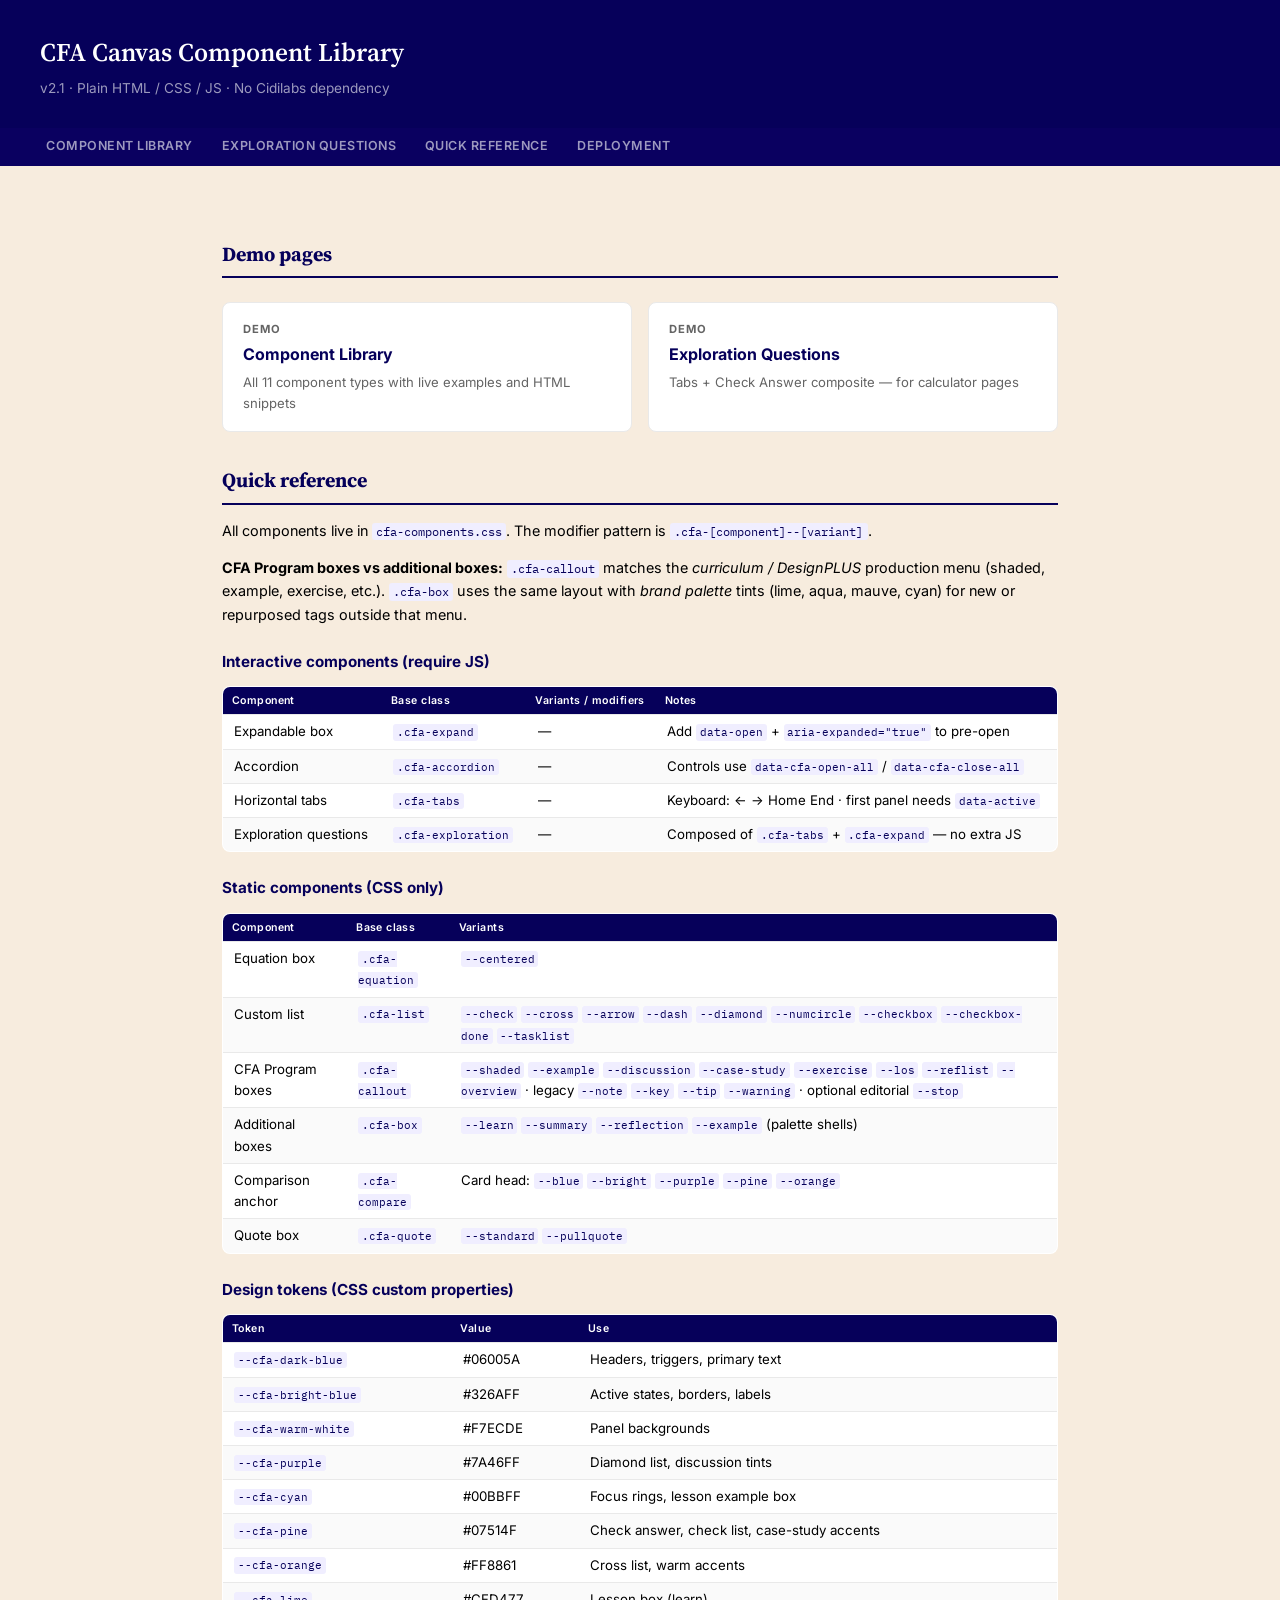
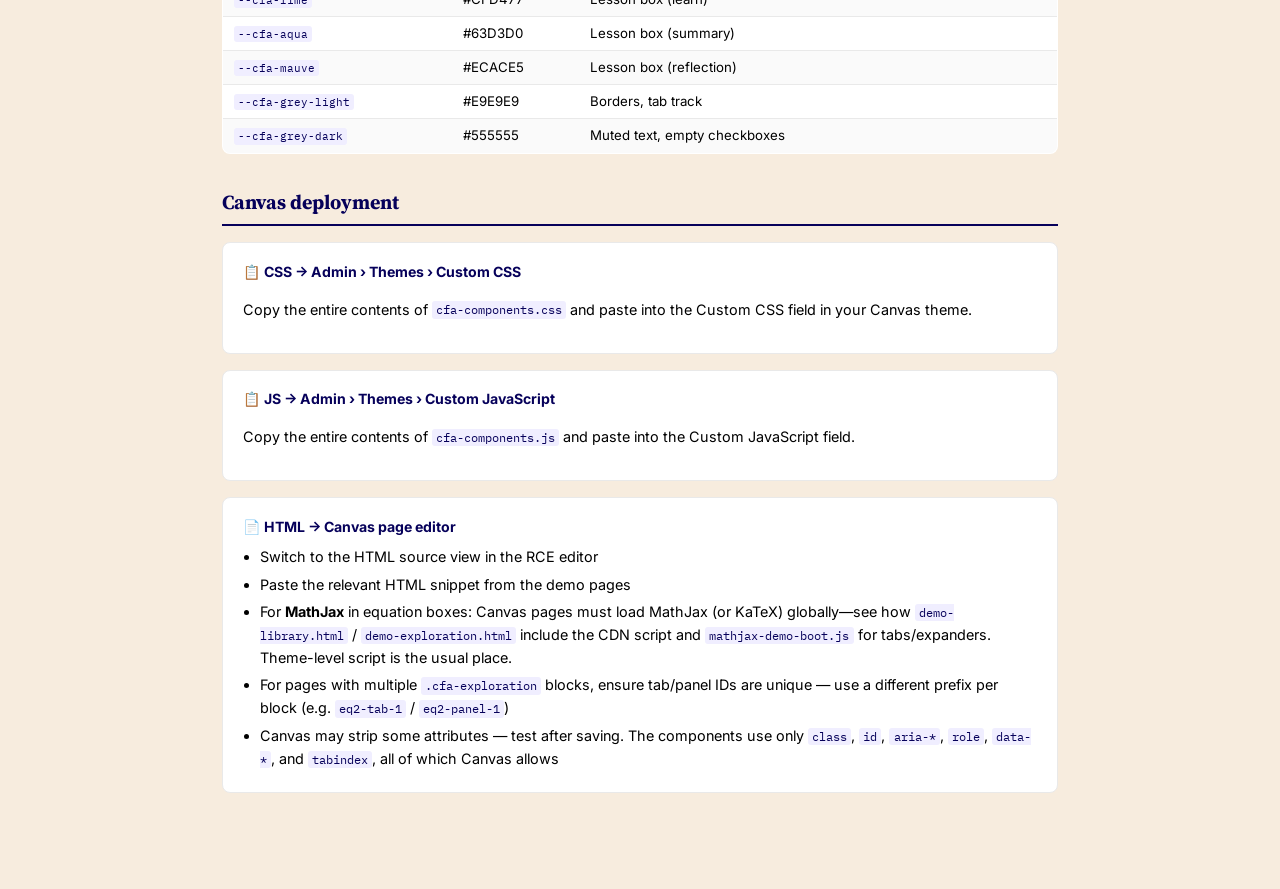
<file: index.html>
<!DOCTYPE html>
<html lang="en">
<head>
<meta charset="UTF-8">
<meta name="viewport" content="width=device-width, initial-scale=1.0">
<title>CFA Component Library</title>
<link rel="stylesheet" href="cfa-components.css">
<style>
  /* ── Demo chrome only — not shipped to Canvas ─────────────── */
  @import url('https://fonts.googleapis.com/css2?family=Source+Serif+4:wght@400;600&family=IBM+Plex+Mono:wght@500&family=Inter:wght@400;500;600;700&display=swap');

  *, *::before, *::after { box-sizing: border-box; }
  html { scroll-behavior: smooth; }

  body {
    margin: 0;
    font-family: 'Inter', sans-serif;
    font-size: 15px;
    background: #F7ECDE;
    color: #000;
    line-height: 1.6;
  }

  /* ── Header ──────────────────────────────────────────────── */
  .site-header {
    background: #06005A;
    color: #fff;
    padding: 2rem 2.5rem 1.75rem;
  }
  .site-header h1 {
    margin: 0 0 0.2em;
    font-family: 'Source Serif 4', serif;
    font-size: 1.6rem;
    font-weight: 600;
  }
  .site-header p { margin: 0; opacity: .6; font-size: 0.85rem; }

  /* ── Nav ─────────────────────────────────────────────────── */
  .site-nav {
    background: #0a0060;
    padding: 0 2rem;
    display: flex;
    gap: 0;
    flex-wrap: wrap;
  }
  .site-nav a {
    color: rgba(255,255,255,.6);
    text-decoration: none;
    font-size: 0.78rem;
    font-weight: 600;
    letter-spacing: .04em;
    text-transform: uppercase;
    padding: 0.5rem 0.9rem;
    border-bottom: 2px solid transparent;
    transition: color .15s, border-color .15s;
    display: block;
  }
  .site-nav a:hover { color: #fff; border-bottom-color: #326AFF; }

  /* ── Body ────────────────────────────────────────────────── */
  .page { max-width: 900px; margin: 0 auto; padding: 2.5rem 2rem 5rem; }

  h2 {
    font-family: 'Source Serif 4', serif;
    font-size: 1.25rem;
    color: #06005A;
    margin: 2rem 0 0.75rem;
    padding-bottom: 0.4rem;
    border-bottom: 2px solid #06005A;
  }
  h3 { font-size: 0.95rem; margin: 1.5rem 0 0.4rem; color: #06005A; }

  p, li { font-size: 0.9rem; }

  /* ── Demo links ──────────────────────────────────────────── */
  .demo-links {
    display: flex;
    gap: 1rem;
    flex-wrap: wrap;
    margin: 1.5rem 0;
  }
  .demo-link {
    display: flex;
    flex-direction: column;
    background: #fff;
    border: 1.5px solid #E9E9E9;
    border-radius: 8px;
    padding: 1.1rem 1.25rem;
    text-decoration: none;
    color: inherit;
    flex: 1;
    min-width: 200px;
    transition: border-color .15s, box-shadow .15s;
  }
  .demo-link:hover {
    border-color: #326AFF;
    box-shadow: 0 3px 12px rgba(50,106,255,.15);
  }
  .demo-link__label {
    font-size: 0.7rem;
    font-weight: 700;
    text-transform: uppercase;
    letter-spacing: .1em;
    color: #646464;
    margin-bottom: 0.3em;
  }
  .demo-link__title {
    font-size: 1rem;
    font-weight: 700;
    color: #06005A;
    margin-bottom: 0.25em;
  }
  .demo-link__desc { font-size: 0.82rem; color: #646464; }

  /* ── Reference table ─────────────────────────────────────── */
  .ref-table {
    width: 100%;
    border-collapse: collapse;
    font-size: 0.83rem;
    margin: 0.75rem 0 1.5rem;
    background: #fff;
    border-radius: 8px;
    overflow: hidden;
    border: 1px solid #E9E9E9;
  }
  .ref-table thead { background: #06005A; color: #fff; }
  .ref-table th    { padding: 0.5em 0.85em; text-align: left; font-weight: 600; font-size: 0.8em; letter-spacing: .04em; }
  .ref-table td    { padding: 0.45em 0.85em; border-top: 1px solid #E9E9E9; vertical-align: top; }
  .ref-table tr:nth-child(even) td { background: #fafafa; }

  code {
    font-family: 'IBM Plex Mono', monospace;
    font-size: 0.82em;
    background: #f0eeff;
    color: #06005A;
    padding: 0.1em 0.35em;
    border-radius: 3px;
  }

  /* ── Deployment box ──────────────────────────────────────── */
  .deploy-box {
    background: #fff;
    border: 1.5px solid #E9E9E9;
    border-radius: 8px;
    padding: 1.1rem 1.25rem;
    margin: 1rem 0;
    font-size: 0.88rem;
  }
  .deploy-box h3 { margin: 0 0 0.5em; font-size: 0.88rem; }
  .deploy-box ul { margin: 0.4em 0 0; padding-left: 1.2em; }
  .deploy-box li { margin-bottom: 0.3em; }
  .tag { color: #07514F; font-weight: 600; }
</style>
</head>
<body>

<header class="site-header">
  <h1>CFA Canvas Component Library</h1>
  <p>v2.1 · Plain HTML / CSS / JS · No Cidilabs dependency</p>
</header>

<nav class="site-nav">
  <a href="demo-library.html">Component Library</a>
  <a href="demo-exploration.html">Exploration Questions</a>
  <a href="#reference">Quick Reference</a>
  <a href="#deploy">Deployment</a>
</nav>

<main class="page">

  <h2>Demo pages</h2>
  <div class="demo-links">
    <a class="demo-link" href="demo-library.html">
      <span class="demo-link__label">Demo</span>
      <span class="demo-link__title">Component Library</span>
      <span class="demo-link__desc">All 11 component types with live examples and HTML snippets</span>
    </a>
    <a class="demo-link" href="demo-exploration.html">
      <span class="demo-link__label">Demo</span>
      <span class="demo-link__title">Exploration Questions</span>
      <span class="demo-link__desc">Tabs + Check Answer composite — for calculator pages</span>
    </a>
  </div>


  <h2 id="reference">Quick reference</h2>
  <p>All components live in <code>cfa-components.css</code>. The modifier pattern is <code>.cfa-[component]--[variant]</code>.</p>
  <p><strong>CFA Program boxes vs additional boxes:</strong> <code>.cfa-callout</code> matches the <em>curriculum / DesignPLUS</em> production menu (shaded, example, exercise, etc.). <code>.cfa-box</code> uses the same layout with <em>brand palette</em> tints (lime, aqua, mauve, cyan) for new or repurposed tags outside that menu.</p>

  <h3>Interactive components (require JS)</h3>
  <table class="ref-table">
    <thead>
      <tr><th>Component</th><th>Base class</th><th>Variants / modifiers</th><th>Notes</th></tr>
    </thead>
    <tbody>
      <tr>
        <td>Expandable box</td>
        <td><code>.cfa-expand</code></td>
        <td>—</td>
        <td>Add <code>data-open</code> + <code>aria-expanded="true"</code> to pre-open</td>
      </tr>
      <tr>
        <td>Accordion</td>
        <td><code>.cfa-accordion</code></td>
        <td>—</td>
        <td>Controls use <code>data-cfa-open-all</code> / <code>data-cfa-close-all</code></td>
      </tr>
      <tr>
        <td>Horizontal tabs</td>
        <td><code>.cfa-tabs</code></td>
        <td>—</td>
        <td>Keyboard: ← → Home End · first panel needs <code>data-active</code></td>
      </tr>
      <tr>
        <td>Exploration questions</td>
        <td><code>.cfa-exploration</code></td>
        <td>—</td>
        <td>Composed of <code>.cfa-tabs</code> + <code>.cfa-expand</code> — no extra JS</td>
      </tr>
    </tbody>
  </table>

  <h3>Static components (CSS only)</h3>
  <table class="ref-table">
    <thead>
      <tr><th>Component</th><th>Base class</th><th>Variants</th></tr>
    </thead>
    <tbody>
      <tr>
        <td>Equation box</td>
        <td><code>.cfa-equation</code></td>
        <td><code>--centered</code></td>
      </tr>
      <tr>
        <td>Custom list</td>
        <td><code>.cfa-list</code></td>
        <td><code>--check</code> <code>--cross</code> <code>--arrow</code> <code>--dash</code> <code>--diamond</code> <code>--numcircle</code> <code>--checkbox</code> <code>--checkbox-done</code> <code>--tasklist</code></td>
      </tr>
      <tr>
        <td>CFA Program boxes</td>
        <td><code>.cfa-callout</code></td>
        <td><code>--shaded</code> <code>--example</code> <code>--discussion</code> <code>--case-study</code> <code>--exercise</code> <code>--los</code> <code>--reflist</code> <code>--overview</code> · legacy <code>--note</code> <code>--key</code> <code>--tip</code> <code>--warning</code> · optional editorial <code>--stop</code></td>
      </tr>
      <tr>
        <td>Additional boxes</td>
        <td><code>.cfa-box</code></td>
        <td><code>--learn</code> <code>--summary</code> <code>--reflection</code> <code>--example</code> (palette shells)</td>
      </tr>
      <tr>
        <td>Comparison anchor</td>
        <td><code>.cfa-compare</code></td>
        <td>Card head: <code>--blue</code> <code>--bright</code> <code>--purple</code> <code>--pine</code> <code>--orange</code></td>
      </tr>
      <tr>
        <td>Quote box</td>
        <td><code>.cfa-quote</code></td>
        <td><code>--standard</code> <code>--pullquote</code></td>
      </tr>
    </tbody>
  </table>

  <h3>Design tokens (CSS custom properties)</h3>
  <table class="ref-table">
    <thead>
      <tr><th>Token</th><th>Value</th><th>Use</th></tr>
    </thead>
    <tbody>
      <tr><td><code>--cfa-dark-blue</code></td>   <td>#06005A</td><td>Headers, triggers, primary text</td></tr>
      <tr><td><code>--cfa-bright-blue</code></td>  <td>#326AFF</td><td>Active states, borders, labels</td></tr>
      <tr><td><code>--cfa-warm-white</code></td>   <td>#F7ECDE</td><td>Panel backgrounds</td></tr>
      <tr><td><code>--cfa-purple</code></td>        <td>#7A46FF</td><td>Diamond list, discussion tints</td></tr>
      <tr><td><code>--cfa-cyan</code></td>          <td>#00BBFF</td><td>Focus rings, lesson example box</td></tr>
      <tr><td><code>--cfa-pine</code></td>          <td>#07514F</td><td>Check answer, check list, case-study accents</td></tr>
      <tr><td><code>--cfa-orange</code></td>        <td>#FF8861</td><td>Cross list, warm accents</td></tr>
      <tr><td><code>--cfa-lime</code></td>         <td>#CFD477</td><td>Lesson box (learn)</td></tr>
      <tr><td><code>--cfa-aqua</code></td>          <td>#63D3D0</td><td>Lesson box (summary)</td></tr>
      <tr><td><code>--cfa-mauve</code></td>        <td>#ECACE5</td><td>Lesson box (reflection)</td></tr>
      <tr><td><code>--cfa-grey-light</code></td>    <td>#E9E9E9</td><td>Borders, tab track</td></tr>
      <tr><td><code>--cfa-grey-dark</code></td>     <td>#555555</td><td>Muted text, empty checkboxes</td></tr>
    </tbody>
  </table>


  <h2 id="deploy">Canvas deployment</h2>

  <div class="deploy-box">
    <h3>📋 CSS → Admin › Themes › Custom CSS</h3>
    <p>Copy the entire contents of <code>cfa-components.css</code> and paste into the Custom CSS field in your Canvas theme.</p>
  </div>

  <div class="deploy-box">
    <h3>📋 JS → Admin › Themes › Custom JavaScript</h3>
    <p>Copy the entire contents of <code>cfa-components.js</code> and paste into the Custom JavaScript field.</p>
  </div>

  <div class="deploy-box">
    <h3>📄 HTML → Canvas page editor</h3>
    <ul>
      <li>Switch to the HTML source view in the RCE editor</li>
      <li>Paste the relevant HTML snippet from the demo pages</li>
      <li>For <strong>MathJax</strong> in equation boxes: Canvas pages must load MathJax (or KaTeX) globally—see how <code>demo-library.html</code> / <code>demo-exploration.html</code> include the CDN script and <code>mathjax-demo-boot.js</code> for tabs/expanders. Theme-level script is the usual place.</li>
      <li>For pages with multiple <code>.cfa-exploration</code> blocks, ensure tab/panel IDs are unique — use a different prefix per block (e.g. <code>eq2-tab-1</code> / <code>eq2-panel-1</code>)</li>
      <li>Canvas may strip some attributes — test after saving. The components use only <code>class</code>, <code>id</code>, <code>aria-*</code>, <code>role</code>, <code>data-*</code>, and <code>tabindex</code>, all of which Canvas allows</li>
    </ul>
  </div>

</main>
</body>
</html>
</file>
<file: cfa-components.css>
/* ================================================================
   CFA Canvas Component Library  —  cfa-components.css  v2.6
   ─────────────────────────────────────────────────────────────
   Canvas deployment : Admin > Themes > Custom CSS (paste all)
   Local dev         : <link rel="stylesheet" href="cfa-components.css">
   ─────────────────────────────────────────────────────────────
   Sections
     01  Design tokens
     02  Expandable box        .cfa-expand
     03  Accordion             .cfa-accordion
     04  Horizontal tabs       .cfa-tabs
     05  Equation box          .cfa-equation
     06  Custom lists          .cfa-list
     07  Callout boxes         .cfa-callout
     08  Exploration questions .cfa-exploration
     09  Lesson box            .cfa-box
     10  Comparison anchor     .cfa-compare
     11  Quote box             .cfa-quote
   ================================================================ */


/* ================================================================
   01  DESIGN TOKENS
   ================================================================ */
   :root {
    /* Primary palette */
    --cfa-dark-blue:    #06005A;
    --cfa-bright-blue:  #326AFF;  /* brand colour — use as accent/border only */
    --cfa-safe-blue:    #2255CC;  /* #326AFF deepened — WCAG AA safe for white text on bg */
    --cfa-warm-white:   #F7ECDE;
    --cfa-purple:       #7A46FF;
    --cfa-cyan:         #00BBFF;
  
    /* Secondary palette */
    --cfa-lime:         #CFD477;
    --cfa-pine:         #07514F;
    --cfa-aqua:         #63D3D0;
    --cfa-mauve:        #ECACE5;
    --cfa-orange:       #FF8861;  /* brand colour — too light for white text; use dark text on bg */
  
    /* Neutrals */
    --cfa-white:        #FFFFFF;
    --cfa-grey-light:   #E9E9E9;
    --cfa-grey-dark:    #555555;  /* ~7.5:1 on white — AAA-friendly body text */
    --cfa-black:        #000000;
  
    /* Semantic aliases */
    --cfa-c-accent:     var(--cfa-dark-blue);
    --cfa-c-active:     var(--cfa-bright-blue);
    --cfa-c-surface:    var(--cfa-white);
    --cfa-c-bg:         var(--cfa-warm-white);
    --cfa-c-border:     var(--cfa-grey-light);
    --cfa-c-text:       var(--cfa-black);
    --cfa-c-muted:      var(--cfa-grey-dark);
  
    /* Shape & motion */
    --cfa-radius:       4px;
    --cfa-radius-lg:    8px;
    --cfa-ease:         160ms ease;

    /* Curriculum shells — parity with DesignPLUS / production class colours */
    --cfa-curriculum-shaded-bg:       #f2f9ff;
    --cfa-curriculum-shaded-border:     #e4f3ff;
    --cfa-curriculum-example-bg:      #e4f3ff;
    --cfa-curriculum-example-border:  #b8d9f5;
    --cfa-curriculum-discussion-bg:   #f5f3ff;
    --cfa-curriculum-discussion-border:#ebe9ff;
    --cfa-curriculum-case-bg:         #f2fbf7;
    --cfa-curriculum-case-border:     #9cf6b5;
    --cfa-curriculum-exercise-bg:     #fff5e5;
    --cfa-curriculum-exercise-border: #ffeccc;
    --cfa-curriculum-los-bg:          #f9f9f9;
    --cfa-curriculum-los-border:      #e5e5e5;
    --cfa-curriculum-reflist-bg:      #f7f7f7;
    --cfa-curriculum-reflist-border:  #e0e0e0;
    --cfa-curriculum-overview-bg:     #fefaf2;
    --cfa-curriculum-overview-border: #fdf5e5;
  }
  
  
  /* ================================================================
     02  EXPANDABLE BOX   .cfa-expand
     ─────────────────────────────────────────────────────────────
     HTML:
       <div class="cfa-expand">
         <button class="cfa-expand__trigger" aria-expanded="false"
                 aria-controls="my-panel-id">
           <span class="cfa-expand__icon" aria-hidden="true"></span>
           Title text
         </button>
         <div class="cfa-expand__body" id="my-panel-id"><p>…</p></div>
       </div>
     JS assigns a unique id + aria-controls if you omit them.
     Pre-open: add data-open + aria-expanded="true"
     ================================================================ */
  .cfa-expand {
    border: 1px solid var(--cfa-c-border);
    border-radius: var(--cfa-radius-lg);
    margin-block: 0.75rem;
    background: var(--cfa-c-surface);
    overflow: hidden;
  }
  
  .cfa-expand__trigger {
    width: 100%;
    min-height: 44px;
    display: flex;
    align-items: center;
    gap: 0.65em;
    padding: 0.7em 0.95em;
    background: var(--cfa-dark-blue);
    border: none;
    cursor: pointer;
    font: inherit;
    font-weight: 600;
    font-size: 0.9em;
    color: #fff;
    text-align: left;
    transition: background var(--cfa-ease);
  }
  .cfa-expand__trigger:hover              { background: #0d0080; }
  .cfa-expand__trigger:focus-visible {
    outline: 3px solid #fff;
    outline-offset: 2px;
  }
  
  .cfa-expand[data-open] > .cfa-expand__trigger        { background: var(--cfa-bright-blue); }
  .cfa-expand[data-open] > .cfa-expand__trigger:hover  { background: #1a56e8; }
  
  /* Square +/− icon */
  .cfa-expand__icon {
    flex-shrink: 0;
    display: inline-flex;
    align-items: center;
    justify-content: center;
    width: 1.3em;
    height: 1.3em;
    border: 2px solid rgba(255,255,255,.65);
    border-radius: 3px;
    background: rgba(255,255,255,.12);
    font-style: normal;
    font-weight: 700;
    font-size: 1em;
    line-height: 1;
  }
  .cfa-expand__icon::before { content: '+'; }
  .cfa-expand[data-open] > .cfa-expand__trigger .cfa-expand__icon::before { content: '\2212'; }
  
  .cfa-expand__body {
    padding: 0.9em 1.1em 1em;
    display: none;
  }
  .cfa-expand[data-open] > .cfa-expand__body { display: block; }
  
  
  /* ================================================================
     03  ACCORDION   .cfa-accordion  (wraps .cfa-expand items)
     ─────────────────────────────────────────────────────────────
     HTML:
       <div class="cfa-accordion__controls">
         <button type="button" class="cfa-accordion__ctrl-btn" data-cfa-open-all>Open all</button>
         <button type="button" class="cfa-accordion__ctrl-btn" data-cfa-close-all>Collapse all</button>
       </div>
       <div class="cfa-accordion">
         <div class="cfa-expand">…</div>
         <div class="cfa-expand">…</div>
       </div>
     ================================================================ */
  .cfa-accordion {
    border: 1px solid var(--cfa-c-border);
    border-radius: var(--cfa-radius-lg);
    overflow: hidden;
    margin-block: 0.5rem;
  }
  .cfa-accordion__controls {
    display: flex;
    gap: 0.5em;
    justify-content: flex-end;
    padding: 0.4em 0;
    margin-bottom: 0.25em;
  }
  .cfa-accordion__ctrl-btn {
    font: inherit;
    font-size: 0.8em;
    font-weight: 600;
    color: var(--cfa-dark-blue);
    background: var(--cfa-white);
    border: 1.5px solid var(--cfa-dark-blue);
    border-radius: var(--cfa-radius);
    min-height: 44px;
    min-width: 44px;
    padding: 0.35em 1em;
    cursor: pointer;
    transition: background var(--cfa-ease), color var(--cfa-ease);
  }
  .cfa-accordion__ctrl-btn:hover         { background: var(--cfa-dark-blue); color: #fff; }
  .cfa-accordion__ctrl-btn:focus-visible {
    outline: 3px solid var(--cfa-dark-blue);
    outline-offset: 2px;
  }
  
  /* Strip margin/double-border from nested .cfa-expand items */
  .cfa-accordion > .cfa-expand {
    margin: 0;
    border-radius: 0;
    border: none;
    border-top: 1px solid var(--cfa-c-border);
  }
  .cfa-accordion > .cfa-expand:first-of-type { border-top: none; }
  
  
  /* ================================================================
     04  HORIZONTAL TABS   .cfa-tabs
     ─────────────────────────────────────────────────────────────
     HTML:
       <div class="cfa-tabs">
         <div class="cfa-tabs__list" role="tablist" aria-label="…">
           <button type="button" class="cfa-tabs__tab" role="tab"
                   aria-selected="true" aria-controls="p1" id="t1">Tab 1</button>
           <button type="button" class="cfa-tabs__tab" role="tab"
                   aria-selected="false" aria-controls="p2" id="t2">Tab 2</button>
         </div>
         <div class="cfa-tabs__panel" role="tabpanel" id="p1"
              aria-labelledby="t1" data-active>…</div>
         <div class="cfa-tabs__panel" role="tabpanel" id="p2"
              aria-labelledby="t2">…</div>
       </div>
     Keyboard: ← → Home End
     ================================================================ */
  .cfa-tabs { margin-block: 1rem; }
  
  .cfa-tabs__list {
    display: flex;
    gap: 0.4em;
    padding: 0.5em 0.6em;
    background: var(--cfa-grey-light);
    border-radius: var(--cfa-radius-lg) var(--cfa-radius-lg) 0 0;
    overflow-x: auto;
    -webkit-overflow-scrolling: touch;
    scrollbar-width: none;
    flex-wrap: wrap;
  }
  .cfa-tabs__list::-webkit-scrollbar { display: none; }
  
  .cfa-tabs__tab {
    font: inherit;
    font-weight: 600;
    font-size: 0.85em;
    color: var(--cfa-c-muted);
    background: var(--cfa-white);
    border: 1.5px solid transparent;
    border-radius: var(--cfa-radius);
    min-height: 44px;
    min-width: 44px;
    padding: 0.45em 1.15em;
    cursor: pointer;
    white-space: nowrap;
    box-shadow: 0 1px 3px rgba(0,0,0,.12);
    transition: background var(--cfa-ease), color var(--cfa-ease),
                border-color var(--cfa-ease), box-shadow var(--cfa-ease);
  }
  .cfa-tabs__tab:hover {
    color: var(--cfa-dark-blue);
    border-color: var(--cfa-dark-blue);
    box-shadow: 0 2px 6px rgba(6,0,90,.15);
  }
  .cfa-tabs__tab[aria-selected="true"] {
    background: var(--cfa-safe-blue);
    color: #fff;
    border-color: var(--cfa-safe-blue);
    box-shadow: 0 2px 8px rgba(34,85,204,.3);
  }
  .cfa-tabs__tab:focus-visible {
    outline: 3px solid var(--cfa-dark-blue);
    outline-offset: 2px;
  }
  
  .cfa-tabs__panel {
    padding: 1.25em 1.1em;
    border: 1.5px solid var(--cfa-grey-light);
    border-top: none;
    border-radius: 0 0 var(--cfa-radius-lg) var(--cfa-radius-lg);
    background: var(--cfa-white);
    display: none;
  }
  .cfa-tabs__panel[data-active] { display: block; }
  
  
  /* ================================================================
     05  EQUATION BOX   .cfa-equation
     ─────────────────────────────────────────────────────────────
     HTML: wrap TeX in display \[ … \] or inline \( … \) when MathJax is loaded.
       <div class="cfa-equation">
         <span class="cfa-equation__label">Optional title</span>
         <span class="cfa-equation__num">Equation 1</span>
         \[ … \]
       </div>
       <div class="cfa-equation cfa-equation--centered"> … </div>
     ================================================================ */
  .cfa-equation {
    background: #F8F9FA;
    border-left: 4px solid var(--cfa-bright-blue);
    border-radius: 0 var(--cfa-radius-lg) var(--cfa-radius-lg) 0;
    padding: 0.9em 1.4em;
    margin-block: 1.25rem;
    overflow-x: auto;
    font-size: 1.05em;
  }
  .cfa-equation--centered {
    text-align: center;
    border-left: none;
    border-top: 3px solid var(--cfa-bright-blue);
    border-radius: var(--cfa-radius-lg);
    padding: 1em 1.5em;
  }
  .cfa-equation__label {
    display: block;
    font-size: 0.7em;
    font-weight: 700;
    text-transform: uppercase;
    letter-spacing: 0.1em;
    color: var(--cfa-safe-blue);
    margin-bottom: 0.5em;
  }
  .cfa-equation__num {
    float: right;
    font-size: 0.78em;
    color: var(--cfa-c-muted);
    margin-top: 0.2em;
  }

  /* MathJax 3 output (tex-svg) inside equation boxes */
  .cfa-equation mjx-container {
    display: block;
    margin: 0.4em 0 0;
    max-width: 100%;
    overflow-x: auto;
  }
  .cfa-equation--centered mjx-container {
    margin-left: auto;
    margin-right: auto;
  }
  
  
  /* ================================================================
     06  CUSTOM LISTS   .cfa-list
     ─────────────────────────────────────────────────────────────
     Modifiers:
       --check          green tick ✓
       --cross          orange cross ✕
       --arrow          bright-blue arrow →
       --dash           em dash —
       --diamond        purple diamond ◆
       --numcircle      dark-blue numbered circles
       --checkbox       empty square (unchecked)
       --checkbox-done  filled square, strikethrough (all done)
       --tasklist       mixed — add class="checked" to <li>
     ================================================================ */
  .cfa-list {
    list-style: none;
    padding: 0;
    margin: 0.75rem 0;
  }
  .cfa-list li {
    padding: 0.3em 0 0.3em 2em;
    position: relative;
    line-height: 1.6;
  }
  .cfa-list li::before {
    position: absolute;
    left: 0;
    top: 0.33em;
    line-height: 1.4;
    width: 1.5em;
    text-align: center;
  }
  
  .cfa-list--check li::before   { content: '\2713'; color: var(--cfa-pine);        font-weight: 700; }
  /* Darker orange for AA text contrast on white (#FF8861 fails) */
  .cfa-list--cross li::before   { content: '\2715'; color: #b9381a;                 font-weight: 700; }
  .cfa-list--arrow li::before   { content: '\2192'; color: var(--cfa-bright-blue); font-weight: 600; }
  .cfa-list--dash  li::before   { content: '\2014'; color: var(--cfa-c-muted); }
  .cfa-list--diamond li::before { content: '\25C6'; color: var(--cfa-purple); font-size: 0.65em; top: 0.55em; }
  
  /* Numbered circles */
  .cfa-list--numcircle              { counter-reset: cfa-item; }
  .cfa-list--numcircle li           { counter-increment: cfa-item; padding-left: 2.25em; }
  .cfa-list--numcircle li::before {
    content: counter(cfa-item);
    display: inline-flex;
    align-items: center;
    justify-content: center;
    width: 1.4em;
    height: 1.4em;
    border-radius: 50%;
    background: var(--cfa-dark-blue);
    color: #fff;
    font-size: 0.7em;
    font-weight: 700;
    top: 0.28em;
  }
  
  /* Square checkbox — unchecked */
  .cfa-list--checkbox li            { padding-left: 2.1em; }
  .cfa-list--checkbox li::before {
    content: '';
    display: inline-block;
    width: 1em;
    height: 1em;
    border: 2px solid var(--cfa-grey-dark);
    border-radius: 2px;
    background: var(--cfa-white);
    top: 0.35em;
    left: 0.1em;
  }
  
  /* Square checkbox — all checked */
  .cfa-list--checkbox-done li {
    padding-left: 2.1em;
    color: var(--cfa-c-muted);
    text-decoration: line-through;
  }
  .cfa-list--checkbox-done li::before {
    content: '\2713';
    display: inline-flex;
    align-items: center;
    justify-content: center;
    width: 1em;
    height: 1em;
    border: 2px solid var(--cfa-pine);
    border-radius: 2px;
    background: var(--cfa-pine);
    color: #fff;
    font-size: 0.72em;
    font-weight: 700;
    line-height: 1;
    top: 0.33em;
    left: 0.1em;
  }
  
  /* Task list — mixed; add class="checked" to individual <li> */
  .cfa-list--tasklist li            { padding-left: 2.1em; }
  .cfa-list--tasklist li::before {
    content: '';
    display: inline-block;
    width: 1em;
    height: 1em;
    border: 2px solid var(--cfa-grey-dark);
    border-radius: 2px;
    background: var(--cfa-white);
    top: 0.35em;
    left: 0.1em;
  }
  .cfa-list--tasklist li.checked {
    color: var(--cfa-c-muted);
    text-decoration: line-through;
  }
  .cfa-list--tasklist li.checked::before {
    content: '\2713';
    display: inline-flex;
    align-items: center;
    justify-content: center;
    background: var(--cfa-pine);
    border-color: var(--cfa-pine);
    color: #fff;
    font-size: 0.72em;
    font-weight: 700;
    line-height: 1;
  }
  
  
  /* ================================================================
     07  CALLOUT BOXES   .cfa-callout
     ─────────────────────────────────────────────────────────────
     Same shell pattern as .cfa-box: centred icon +
     title, body below a light divider. Colours match the CFA Program
     curriculum / DesignPLUS box menu (cfa-curriculum-* production tags).
  
     HTML:
       <div class="cfa-callout cfa-callout--shaded">
         <div class="cfa-callout__head">
           <span class="cfa-callout__icon">
             <i class="fas fa-info-circle" aria-hidden="true"></i>
           </span>
           <span class="cfa-callout__title">Shaded box title</span>
         </div>
         <div class="cfa-callout__body"><p>…</p></div>
       </div>
  
     Curriculum modifiers (production menu):
       --shaded      Shaded box (supplemental)     fa-info-circle
       --example     Example box                   fa-book-reader
       --discussion  Discussion                    fa-comments
       --case-study  Case study                    fa-cogs
       --exercise    Exercise / knowledge check    fa-pencil-alt
       --los         Learning outcomes             fa-list-ul
       --reflist     Reference list                fa-clipboard-list
       --overview    LM overview / summary shell   fa-list-alt
  
     Legacy aliases (same paint as above): --note → shaded, --key → example,
     --tip → discussion, --warning → exercise. Optional red shell: --stop
     (editorial emphasis — not a curriculum menu item).
  
     A bare <div class="cfa-callout"> (no --* modifier) uses the LOS shell;
     prefer explicit --los in new markup.
     ================================================================ */
  .cfa-callout {
    margin-block: 1.25rem;
    border-radius: var(--cfa-radius-lg);
    overflow: hidden;
    border: 1px solid var(--cfa-curriculum-los-border);
    background: var(--cfa-curriculum-los-bg);
  }

  .cfa-callout__head {
    display: flex;
    flex-direction: column;
    align-items: center;
    text-align: center;
    gap: 0.55em;
    padding: 1.45em 1.4em 1.05em;
    background: transparent;
    color: #2a2a2a;
  }

  .cfa-callout__icon {
    display: inline-flex;
    align-items: center;
    justify-content: center;
    flex-shrink: 0;
    width: 3.2em;
    height: 3.2em;
    border-radius: 50%;
    background: rgba(0, 0, 0, 0.06);
    border: 2px solid rgba(0, 0, 0, 0.12);
    color: #3d3d3d;
    font-size: 1.25em;
    line-height: 1;
  }
  .cfa-callout__icon .fa,
  .cfa-callout__icon .fas,
  .cfa-callout__icon .far { font-size: 1em; line-height: 1; }

  .cfa-callout__title {
    font-size: 1.05em;
    font-weight: 600;
    line-height: 1.3;
    letter-spacing: 0.02em;
    text-transform: none;
  }

  .cfa-callout__body {
    border-top-width: 1px;
    border-top-style: solid;
    border-top-color: #dcdcdc;
    padding: 1.05em 1.45em 1.3em;
    font-size: 0.93em;
    line-height: 1.65;
    background: transparent;
    color: var(--cfa-black);
  }
  .cfa-callout__body > *:first-child { margin-top: 0; }
  .cfa-callout__body > *:last-child  { margin-bottom: 0; }

  /* Explicit LOS — same shell as base .cfa-callout (optional class) */
  .cfa-callout--los {
    border: 1px solid var(--cfa-curriculum-los-border);
    background: var(--cfa-curriculum-los-bg);
  }

  /* ── Shaded box (cfa-curriculum-shaded-box) ─────────────────── */
  .cfa-callout--shaded,
  .cfa-callout--note {
    border: 1px solid var(--cfa-curriculum-shaded-border);
    background: var(--cfa-curriculum-shaded-bg);
  }
  .cfa-callout--shaded .cfa-callout__head,
  .cfa-callout--note .cfa-callout__head,
  .cfa-callout--shaded .cfa-callout__title,
  .cfa-callout--note .cfa-callout__title { color: var(--cfa-dark-blue); }
  .cfa-callout--shaded .cfa-callout__icon,
  .cfa-callout--note .cfa-callout__icon {
    background: rgba(34, 85, 204, 0.12);
    border-color: rgba(34, 85, 204, 0.22);
    color: var(--cfa-safe-blue);
  }
  .cfa-callout--shaded .cfa-callout__body,
  .cfa-callout--note .cfa-callout__body {
    border-top-color: #cfe4f8;
    color: #06005A;
  }

  /* ── Example box (cfa-curriculum-example-box) ───────────────── */
  .cfa-callout--example,
  .cfa-callout--key {
    border: 2px solid var(--cfa-curriculum-example-border);
    background: var(--cfa-curriculum-example-bg);
  }
  .cfa-callout--example .cfa-callout__head,
  .cfa-callout--key .cfa-callout__head,
  .cfa-callout--example .cfa-callout__title,
  .cfa-callout--key .cfa-callout__title { color: var(--cfa-dark-blue); }
  .cfa-callout--example .cfa-callout__icon,
  .cfa-callout--key .cfa-callout__icon {
    background: rgba(6, 0, 90, 0.1);
    border-color: rgba(6, 0, 90, 0.18);
    color: var(--cfa-dark-blue);
  }
  .cfa-callout--example .cfa-callout__body,
  .cfa-callout--key .cfa-callout__body {
    border-top-color: #a8c8eb;
    color: #06005A;
  }

  /* ── Discussion ─────────────────────────────────────────────── */
  .cfa-callout--discussion,
  .cfa-callout--tip {
    border: 2px solid var(--cfa-curriculum-discussion-border);
    background: var(--cfa-curriculum-discussion-bg);
  }
  .cfa-callout--discussion .cfa-callout__head,
  .cfa-callout--tip .cfa-callout__head,
  .cfa-callout--discussion .cfa-callout__title,
  .cfa-callout--tip .cfa-callout__title { color: #3d2f6b; }
  .cfa-callout--discussion .cfa-callout__icon,
  .cfa-callout--tip .cfa-callout__icon {
    background: rgba(122, 70, 255, 0.12);
    border-color: rgba(122, 70, 255, 0.22);
    color: var(--cfa-purple);
  }
  .cfa-callout--discussion .cfa-callout__body,
  .cfa-callout--tip .cfa-callout__body {
    border-top-color: #dcd4f0;
    color: #1e0b40;
  }

  /* ── Case study (curriculum-case-study-box) ─────────────────── */
  .cfa-callout--case-study {
    border: 2px solid var(--cfa-curriculum-case-border);
    background: var(--cfa-curriculum-case-bg);
  }
  .cfa-callout--case-study .cfa-callout__head,
  .cfa-callout--case-study .cfa-callout__title { color: #06402d; }
  .cfa-callout--case-study .cfa-callout__icon {
    background: rgba(7, 81, 79, 0.1);
    border-color: rgba(7, 81, 79, 0.22);
    color: var(--cfa-pine);
  }
  .cfa-callout--case-study .cfa-callout__body {
    border-top-color: #b8edd0;
    color: #0a2e1e;
  }

  /* ── Exercise / knowledge check (cfa-curriculum-exercise-box) ─ */
  .cfa-callout--exercise,
  .cfa-callout--warning {
    border: 2px solid var(--cfa-curriculum-exercise-border);
    background: var(--cfa-curriculum-exercise-bg);
  }
  .cfa-callout--exercise .cfa-callout__head,
  .cfa-callout--warning .cfa-callout__head,
  .cfa-callout--exercise .cfa-callout__title,
  .cfa-callout--warning .cfa-callout__title { color: #3d2200; }
  .cfa-callout--exercise .cfa-callout__icon,
  .cfa-callout--warning .cfa-callout__icon {
    background: rgba(255, 136, 97, 0.16);
    border-color: rgba(180, 90, 40, 0.3);
    color: #a84318;
  }
  .cfa-callout--exercise .cfa-callout__body,
  .cfa-callout--warning .cfa-callout__body {
    border-top-color: #f0d4b0;
    color: #3d2200;
  }

  /* ── Reference list (cfa-curriculum-reflist) ───────────────── */
  .cfa-callout--reflist {
    border: 1px solid var(--cfa-curriculum-reflist-border);
    background: var(--cfa-curriculum-reflist-bg);
  }
  .cfa-callout--reflist .cfa-callout__head,
  .cfa-callout--reflist .cfa-callout__title { color: #333; }
  .cfa-callout--reflist .cfa-callout__icon {
    background: rgba(0, 0, 0, 0.06);
    border-color: rgba(0, 0, 0, 0.12);
    color: #4a4a4a;
  }
  .cfa-callout--reflist .cfa-callout__body {
    border-top-color: #d0d0d0;
    color: var(--cfa-black);
  }

  /* ── LM overview / summary (cfa-curriculum-overview-box) ───── */
  .cfa-callout--overview {
    border: 2px solid var(--cfa-curriculum-overview-border);
    background: var(--cfa-curriculum-overview-bg);
  }
  .cfa-callout--overview .cfa-callout__head,
  .cfa-callout--overview .cfa-callout__title { color: #4a3a1a; }
  .cfa-callout--overview .cfa-callout__icon {
    background: rgba(139, 90, 20, 0.12);
    border-color: rgba(139, 90, 20, 0.22);
    color: #6b4810;
  }
  .cfa-callout--overview .cfa-callout__body {
    border-top-color: #f0e4c8;
    color: #3d2e12;
  }

  /* ── Editorial emphasis (optional; not a curriculum menu item) ─ */
  .cfa-callout--stop {
    border: 1px solid #f5b0a8;
    background: #fdecea;
  }
  .cfa-callout--stop .cfa-callout__head,
  .cfa-callout--stop .cfa-callout__title { color: #7f1212; }
  .cfa-callout--stop .cfa-callout__icon {
    background: rgba(211, 47, 47, 0.14);
    border-color: rgba(183, 28, 28, 0.32);
    color: #c62828;
  }
  .cfa-callout--stop .cfa-callout__body {
    border-top-color: #f0b8b0;
    color: #3d0d08;
  }


  /* ================================================================
     08  EXPLORATION QUESTIONS   .cfa-exploration
     ─────────────────────────────────────────────────────────────
     Same soft shell + centred head family as .cfa-callout / .cfa-box.
     Composed from .cfa-tabs + .cfa-expand — NO extra JS needed.
     Optional: <span class="cfa-exploration__title">…</span> after the
     heading icon. See demo-exploration.html for the full HTML pattern.
     ================================================================ */
  .cfa-exploration {
    margin-block: 1.5rem;
    border-radius: var(--cfa-radius-lg);
    overflow: hidden;
    border: 1px solid #c8d8ee;
    background: #eaf1fb;
    box-shadow: none;
  }
  .cfa-exploration__heading {
    display: flex;
    flex-direction: column;
    align-items: center;
    text-align: center;
    gap: 0.55em;
    padding: 1.45em 1.4em 1.05em;
    background: transparent;
    color: var(--cfa-dark-blue);
    border-bottom: 1px solid #c0d0e4;
    user-select: none;
  }
  .cfa-exploration__heading-icon {
    display: inline-flex;
    align-items: center;
    justify-content: center;
    width: 3.2em;
    height: 3.2em;
    border-radius: 50%;
    background: rgba(34, 85, 204, 0.14);
    border: 2px solid rgba(34, 85, 204, 0.28);
    color: var(--cfa-safe-blue);
    font-size: 1.15em;
    line-height: 1;
  }
  .cfa-exploration__title {
    font-size: 1.1em;
    font-weight: 600;
    line-height: 1.3;
    letter-spacing: 0.02em;
  }
  
  .cfa-exploration .cfa-tabs       { margin: 0; }
  .cfa-exploration .cfa-tabs__list {
    background: rgba(6, 0, 90, 0.04);
    border-radius: 0;
    padding: 0.5em 0.65em;
    gap: 0.4em;
    flex-wrap: nowrap;
    overflow-x: auto;
  }
  .cfa-exploration .cfa-tabs__tab {
    color: var(--cfa-c-muted);
    background: var(--cfa-white);
    border: 1.5px solid transparent;
    font-size: 0.85em;
    box-shadow: 0 1px 3px rgba(0,0,0,.08);
  }
  .cfa-exploration .cfa-tabs__tab:hover {
    color: var(--cfa-dark-blue);
    background: var(--cfa-white);
    border-color: var(--cfa-dark-blue);
    box-shadow: 0 2px 6px rgba(6,0,90,.12);
  }
  .cfa-exploration .cfa-tabs__tab[aria-selected="true"] {
    background: var(--cfa-safe-blue);
    color: #fff;
    border-color: var(--cfa-safe-blue);
    box-shadow: 0 2px 8px rgba(34,85,204,.28);
  }
  .cfa-exploration .cfa-tabs__tab:focus-visible {
    outline: 3px solid var(--cfa-dark-blue);
    outline-offset: 2px;
  }
  
  .cfa-exploration .cfa-tabs__panel {
    border: none;
    border-radius: 0;
    border-top: 1px solid #c0d0e4;
    background: transparent;
    padding: 1.2em 1.35em 1.35em;
  }
  
  /* Setup block — white card on warm-white panel */
  .cfa-exploration__setup {
    margin: 0 0 0.85em;
    font-size: 0.91em;
    line-height: 1.7;
    background: var(--cfa-white);
    border: 1px solid var(--cfa-grey-light);
    border-radius: var(--cfa-radius);
    padding: 0.75em 0.95em;
  }
  .cfa-exploration__setup p          { margin: 0 0 0.4em; }
  .cfa-exploration__setup p:last-child { margin-bottom: 0; }
  
  /* Question */
  .cfa-exploration__question {
    margin: 0 0 0.95em;
    font-weight: 700;
    font-size: 1em;
    color: var(--cfa-dark-blue);
    padding: 0 0 0.55em;
    background: transparent;
    border-left: none;
    border-bottom: 1px solid #c0d0e4;
    border-radius: 0;
    line-height: 1.55;
  }
  
  /* Check Answer expander — pine green */
  .cfa-exploration .cfa-expand {
    margin: 0;
    border: none;
    border-radius: var(--cfa-radius);
    overflow: visible;
    background: transparent;
  }
  .cfa-exploration .cfa-expand__trigger {
    background: var(--cfa-pine);
    border-radius: var(--cfa-radius);
    font-size: 0.85em;
  }
  .cfa-exploration .cfa-expand__trigger:hover         { background: #053e3c; }
  .cfa-exploration .cfa-expand[data-open] > .cfa-expand__trigger {
    background: var(--cfa-pine);
    border-radius: var(--cfa-radius) var(--cfa-radius) 0 0;
  }
  .cfa-exploration .cfa-expand__icon                  { border-color: rgba(255,255,255,.6); }
  .cfa-exploration .cfa-expand__body {
    background: var(--cfa-white);
    border: 1.5px solid #b5dfc8;
    border-top: none;
    border-radius: 0 0 var(--cfa-radius) var(--cfa-radius);
    padding: 0.9em 1em;
    font-size: 0.9em;
    color: #0a2e1e;
    line-height: 1.7;
  }
  .cfa-exploration .cfa-expand__body p          { margin: 0 0 0.5em; }
  .cfa-exploration .cfa-expand__body p:last-child { margin-bottom: 0; }
  
  
  /* ================================================================
     09  LESSON BOX   .cfa-box
     ─────────────────────────────────────────────────────────────
     Same shell + centred head pattern as .cfa-callout, but colours
     come from the CFA brand palette (lime, aqua, mauve, cyan) —
     visually distinct from curriculum callouts above. Use for
     author-authored pedagogy (WYWL, reflection prompts, etc.) and
     for new / repurposed tags outside the production curriculum menu.
  
     HTML:
       <div class="cfa-box cfa-box--learn">
         <div class="cfa-box__head">
           <span class="cfa-box__icon">
             <i class="fas fa-book-open" aria-hidden="true"></i>
           </span>
           <span class="cfa-box__title">What You Will Learn</span>
         </div>
         <div class="cfa-box__body"><p>…</p></div>
       </div>
  
     Variants: --learn  --summary  --reflection  --example
     ================================================================ */
  .cfa-box {
    margin-block: 1.25rem;
    border-radius: var(--cfa-radius-lg);
    overflow: hidden;
    border: 1px solid #c4c88a;
    background: #f0f2d4;
  }
  .cfa-box__head {
    display: flex;
    flex-direction: column;
    align-items: center;
    text-align: center;
    gap: 0.55em;
    padding: 1.45em 1.4em 1.05em;
    background: transparent;
    color: var(--cfa-dark-blue);
    font-weight: 600;
    letter-spacing: 0.02em;
    text-transform: none;
  }

  .cfa-box__title {
    font-size: 1.1em;
    line-height: 1.3;
    max-width: 28em;
  }

  .cfa-box__icon {
    display: inline-flex;
    align-items: center;
    justify-content: center;
    flex-shrink: 0;
    width: 3.2em;
    height: 3.2em;
    border-radius: 50%;
    background: rgba(6, 0, 90, 0.08);
    border: 2px solid rgba(6, 0, 90, 0.16);
    color: var(--cfa-dark-blue);
    font-size: 1.25em;
    line-height: 1;
  }
  .cfa-box__icon .fa,
  .cfa-box__icon .fas,
  .cfa-box__icon .far { font-size: 1em; line-height: 1; }

  .cfa-box__body {
    border-top: 1px solid #c9cc8a;
    padding: 1.05em 1.45em 1.3em;
    background: transparent;
    font-size: 0.93em;
    line-height: 1.7;
    color: var(--cfa-black);
  }
  .cfa-box__body p             { margin: 0 0 0.5em; }
  .cfa-box__body p:last-child  { margin-bottom: 0; }

  /* --learn — lime palette */
  .cfa-box--learn {
    background: #f0f2d4;
    border-color: #c4c88a;
  }
  .cfa-box--learn .cfa-box__head,
  .cfa-box--learn .cfa-box__title { color: var(--cfa-dark-blue); }
  .cfa-box--learn .cfa-box__icon {
    background: rgba(207, 212, 119, 0.45);
    border-color: rgba(100, 105, 40, 0.35);
    color: #4a4f18;
  }
  .cfa-box--learn .cfa-box__body { border-top-color: #c9cc8a; }

  /* --summary — aqua palette */
  .cfa-box--summary {
    background: #dff6f5;
    border-color: #5ec9c4;
  }
  .cfa-box--summary .cfa-box__head,
  .cfa-box--summary .cfa-box__title { color: #05403d; }
  .cfa-box--summary .cfa-box__icon {
    background: rgba(99, 211, 208, 0.35);
    border-color: rgba(7, 81, 79, 0.28);
    color: var(--cfa-pine);
  }
  .cfa-box--summary .cfa-box__body {
    border-top-color: #7ed3cf;
    color: #062e2c;
  }

  /* --reflection — mauve palette */
  .cfa-box--reflection {
    background: #fceef9;
    border-color: #e0a8d4;
  }
  .cfa-box--reflection .cfa-box__head,
  .cfa-box--reflection .cfa-box__title { color: #4a1a43; }
  .cfa-box--reflection .cfa-box__icon {
    background: rgba(236, 172, 229, 0.45);
    border-color: rgba(122, 70, 255, 0.28);
    color: #6b2a62;
  }
  .cfa-box--reflection .cfa-box__body {
    border-top-color: #e8b8de;
    color: #2a1026;
  }

  /* --example — cyan accent (lesson worked example, not curriculum example box) */
  .cfa-box--example {
    background: #e5f8ff;
    border-color: #66ccf0;
  }
  .cfa-box--example .cfa-box__head,
  .cfa-box--example .cfa-box__title { color: var(--cfa-dark-blue); }
  .cfa-box--example .cfa-box__icon {
    background: rgba(0, 187, 255, 0.22);
    border-color: rgba(6, 0, 90, 0.2);
    color: #005f82;
  }
  .cfa-box--example .cfa-box__body {
    border-top-color: #7dd4f0;
    color: #06005A;
  }


  /* ================================================================
     10  COMPARISON ANCHOR   .cfa-compare
     ─────────────────────────────────────────────────────────────
     Side-by-side concept cards. Stacks on narrow screens.
  
     HTML:
       <div class="cfa-compare">
         <p class="cfa-compare__label">Compare</p>   ← optional
         <div class="cfa-compare__grid">
           <div class="cfa-compare__card">
             <div class="cfa-compare__card-head">Concept A</div>
             <div class="cfa-compare__card-body"><p>…</p></div>
           </div>
           <div class="cfa-compare__card">
             <div class="cfa-compare__card-head">Concept B</div>
             <div class="cfa-compare__card-body"><p>…</p></div>
           </div>
         </div>
         <p class="cfa-compare__note">…</p>   ← optional
       </div>
  
     Card head colour modifiers (on .cfa-compare__card):
       --blue (default)  --bright  --purple  --pine  --orange
     ================================================================ */
  .cfa-compare { margin-block: 1.25rem; }
  .cfa-compare__label {
    display: block;
    font-size: 0.72em;
    font-weight: 700;
    text-transform: uppercase;
    letter-spacing: .1em;
    color: var(--cfa-c-muted);
    margin: 0 0 0.5em;
  }
  .cfa-compare__grid {
    display: grid;
    grid-template-columns: 1fr 1fr;
    gap: 1rem;
  }
  @media (max-width: 560px) {
    .cfa-compare__grid { grid-template-columns: 1fr; }
  }
  .cfa-compare__card {
    border-radius: var(--cfa-radius-lg);
    overflow: hidden;
    border: 1.5px solid var(--cfa-grey-light);
  }
  .cfa-compare__card-head {
    background: var(--cfa-dark-blue);
    color: #fff;
    padding: 0.55em 0.9em;
    font-weight: 700;
    font-size: 0.88em;
    letter-spacing: 0.03em;
  }
  .cfa-compare__card-body {
    padding: 0.85em 0.95em;
    font-size: 0.91em;
    line-height: 1.65;
    background: var(--cfa-white);
  }
  .cfa-compare__card-body p            { margin: 0 0 0.5em; }
  .cfa-compare__card-body p:last-child { margin-bottom: 0; }
  .cfa-compare__note {
    margin: 0.6em 0 0;
    font-size: 0.85em;
    color: var(--cfa-c-muted);
    font-style: italic;
  }
  
  /* Head colour modifiers */
  .cfa-compare__card--blue   .cfa-compare__card-head { background: var(--cfa-dark-blue); }
  .cfa-compare__card--bright .cfa-compare__card-head { background: var(--cfa-bright-blue); }
  .cfa-compare__card--purple .cfa-compare__card-head { background: var(--cfa-purple); }
  .cfa-compare__card--pine   .cfa-compare__card-head { background: var(--cfa-pine); }
  .cfa-compare__card--orange .cfa-compare__card-head { background: var(--cfa-orange); color: var(--cfa-black); }
  
  
  /* ================================================================
     11  QUOTE BOX   .cfa-quote
     ─────────────────────────────────────────────────────────────
     For ethics standards, important verbatim text, and pull quotes.
     No icon stripe — prominence comes from border and weight.
  
     HTML:
       <div class="cfa-quote cfa-quote--standard">
         <span class="cfa-quote__title">Standard I(C): Misrepresentation</span>
         <div class="cfa-quote__body">Members and Candidates must not…</div>
       </div>
  
     Variants: (default)  --standard  --pullquote
     ================================================================ */
  .cfa-quote {
    margin-block: 1.25rem;
    padding: 1.1em 1.3em;
    border-radius: var(--cfa-radius-lg);
    border-left: 5px solid var(--cfa-dark-blue);
    background: var(--cfa-warm-white);
    font-size: 0.95em;
    line-height: 1.7;
  }
  .cfa-quote__title {
    display: block;
    font-weight: 700;
    font-size: 0.85em;
    text-transform: uppercase;
    letter-spacing: .06em;
    color: var(--cfa-dark-blue);
    margin-bottom: 0.5em;
  }
  
  /* Standard — for ethics standards / verbatim testable text */
  .cfa-quote--standard {
    background: #f0eeff;
    border-left: 5px solid var(--cfa-dark-blue);
    color: var(--cfa-dark-blue);
  }
  .cfa-quote--standard .cfa-quote__title { color: var(--cfa-dark-blue); }
  .cfa-quote--standard .cfa-quote__body  { font-size: 1.05em; font-weight: 500; }
  
  /* Pull quote — centred, no icon, border top + bottom */
  .cfa-quote--pullquote {
    border-left: none;
    border-top: 3px solid var(--cfa-bright-blue);
    border-bottom: 3px solid var(--cfa-bright-blue);
    background: transparent;
    text-align: center;
    font-style: italic;
    font-size: 1.1em;
    color: var(--cfa-dark-blue);
    padding: 1.2em 2em;
  }


/* ================================================================
   MOTION — respect user preference (WCAG 2.3.3)
   ================================================================ */
@media (prefers-reduced-motion: reduce) {
  .cfa-expand__trigger,
  .cfa-accordion__ctrl-btn,
  .cfa-tabs__tab {
    transition: none;
  }
}
</file>
